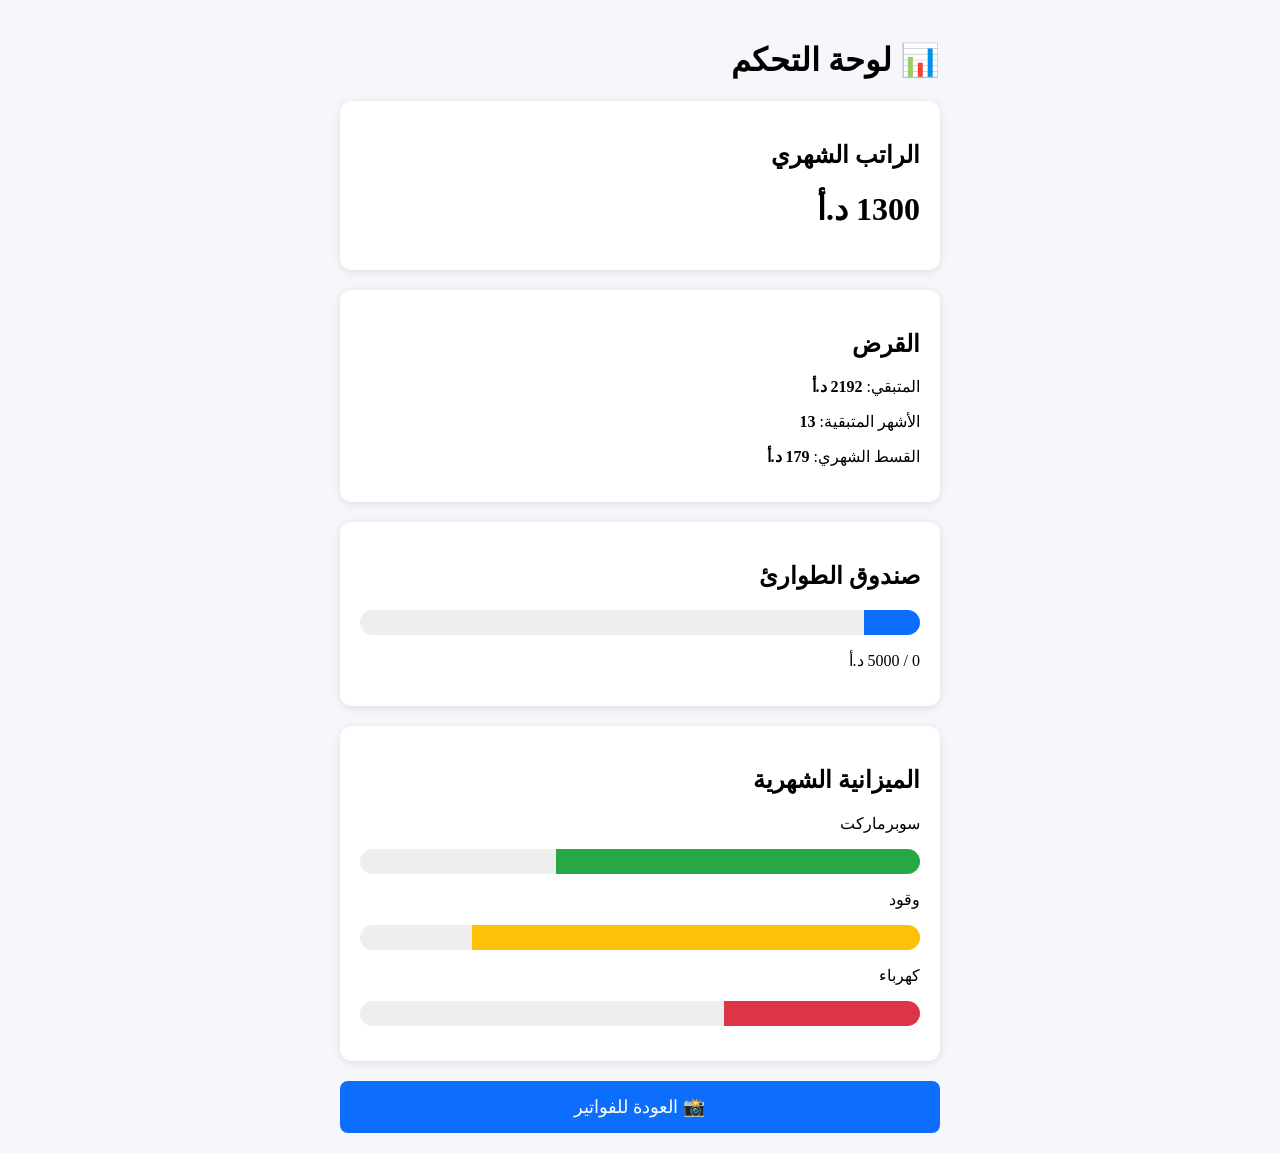
<file: dashboard.html>
<!DOCTYPE html>
<html lang="ar" dir="rtl">
<head>
<meta charset="UTF-8">
<meta name="viewport" content="width=device-width, initial-scale=1.0">
<title>لوحة التحكم المالية</title>
<link rel="stylesheet" href="style.css">
</head>
<body>

<div class="container">

<h1>📊 لوحة التحكم</h1>

<div class="card">
<h2>الراتب الشهري</h2>
<h1>1300 د.أ</h1>
</div>

<div class="card">
<h2>القرض</h2>
<p>المتبقي: <strong>2192 د.أ</strong></p>
<p>الأشهر المتبقية: <strong>13</strong></p>
<p>القسط الشهري: <strong>179 د.أ</strong></p>
</div>

<div class="card">
<h2>صندوق الطوارئ</h2>
<div class="progress">
<div class="progress-fill" style="width:10%"></div>
</div>
<p>0 / 5000 د.أ</p>
</div>

<div class="card">
<h2>الميزانية الشهرية</h2>

<p>سوبرماركت</p>
<div class="progress">
<div class="progress-fill green" id="marketBar"></div>
</div>

<p>وقود</p>
<div class="progress">
<div class="progress-fill orange" id="fuelBar"></div>
</div>

<p>كهرباء</p>
<div class="progress">
<div class="progress-fill red" id="electricBar"></div>
</div>

</div>

<a href="index.html">
<button>📸 العودة للفواتير</button>
</a>

</div>

<script src="dashboard.js"></script>

</body>
</html>
</file>
<file: style.css>
body{
background:#f5f7fa;
font-family:Tahoma;
margin:0;
padding:20px;
}

.container{
max-width:600px;
margin:auto;
}

.card{
background:white;
padding:20px;
border-radius:12px;
margin-bottom:20px;
box-shadow:0 2px 10px rgba(0,0,0,.1);
}

button{
width:100%;
padding:15px;
background:#0d6efd;
color:white;
border:none;
border-radius:8px;
font-size:18px;
cursor:pointer;
}

textarea{
width:100%;
height:250px;
margin-top:10px;
}
.progress{
width:100%;
height:25px;
background:#eee;
border-radius:20px;
overflow:hidden;
margin-bottom:15px;
}

.progress-fill{
height:100%;
background:#0d6efd;
width:0%;
}

.green{
background:#28a745;
}

.orange{
background:#ffc107;
}

.red{
background:#dc3545;
}
</file>
